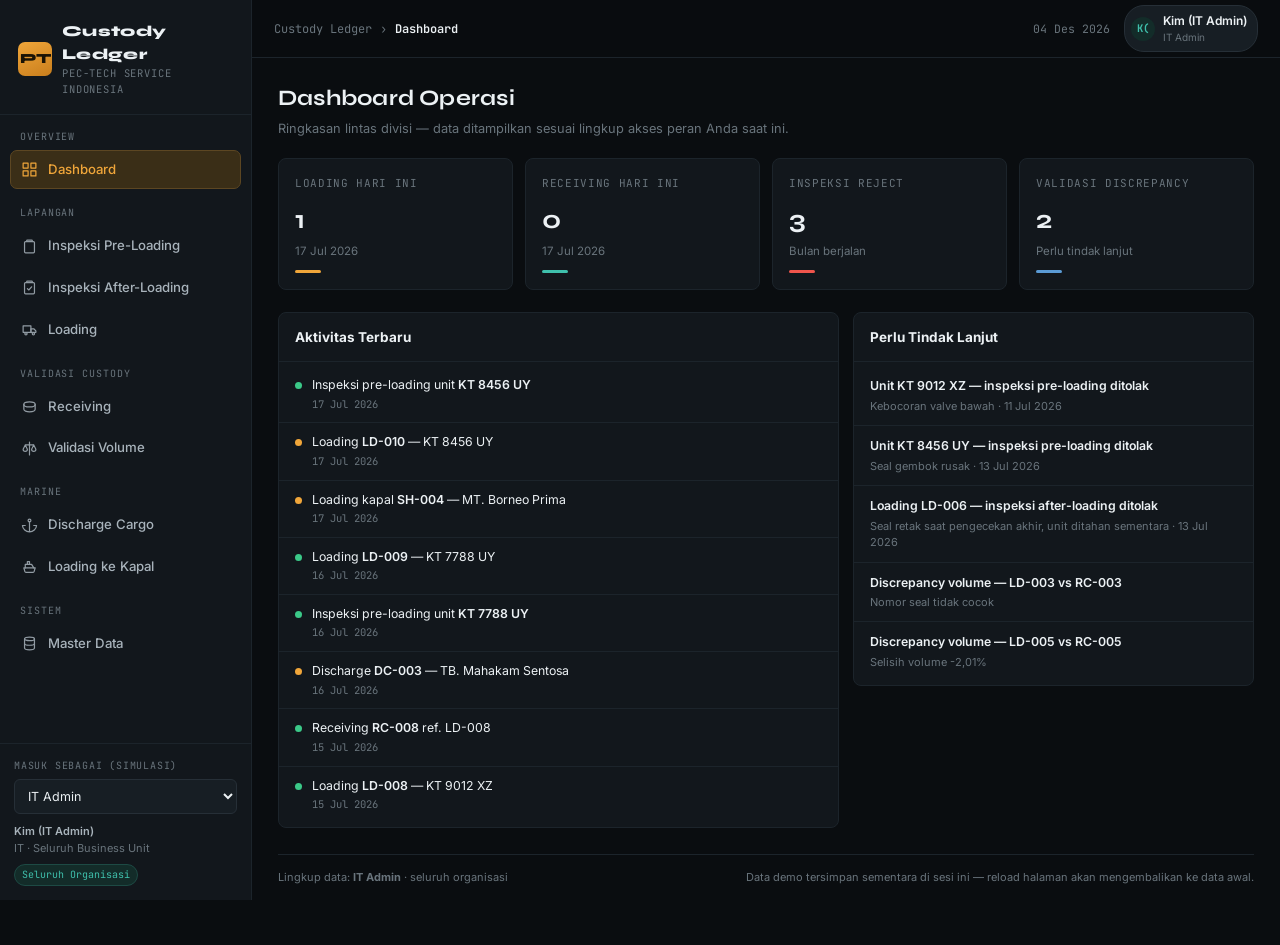
<file: ptsi-custody-ledger.html>
<!DOCTYPE html>
<html lang="id">
<head>
<meta charset="UTF-8">
<meta name="viewport" content="width=device-width, initial-scale=1.0">
<title>PTSI Custody Ledger — Sistem Validasi Operasi Lintas Divisi</title>
<link rel="preconnect" href="https://fonts.googleapis.com">
<link href="https://fonts.googleapis.com/css2?family=Syne:wght@600;700;800&family=Inter:wght@400;500;600;700&family=JetBrains+Mono:wght@400;500;600;700&display=swap" rel="stylesheet">
<style>
:root{
  --bg-0:#0A0D10; --bg-1:#12171C; --bg-2:#171E24; --bg-3:#1D262D;
  --border:#262F37; --border-soft:#1C242B;
  --text-0:#ECF1F4; --text-1:#A8B3BB; --text-2:#69747C;
  --amber:#F0A63A; --amber-soft:#3A2E17; --amber-line:#5C4622;
  --teal:#3FC0AC; --teal-soft:#132C29;
  --green:#3BC988; --green-soft:#12271D;
  --red:#F0554C; --red-soft:#2B1614;
  --blue:#5B9BD5; --blue-soft:#14232F;
  --mono:'JetBrains Mono',monospace; --sans:'Inter',sans-serif; --display:'Syne',sans-serif;
  --radius:8px;
}
*{box-sizing:border-box;}
html,body{margin:0;padding:0;}
body{
  background:var(--bg-0); color:var(--text-0); font-family:var(--sans);
  font-size:14px; line-height:1.5; -webkit-font-smoothing:antialiased;
}
::selection{background:var(--amber); color:#1a1305;}
a{color:inherit;}
button{font-family:inherit; cursor:pointer;}
input,select,textarea{font-family:inherit; font-size:13px;}
:focus-visible{outline:2px solid var(--amber); outline-offset:2px;}
::-webkit-scrollbar{width:10px; height:10px;}
::-webkit-scrollbar-track{background:var(--bg-1);}
::-webkit-scrollbar-thumb{background:var(--bg-3); border-radius:5px;}

/* ---------- Shell ---------- */
#shell{display:flex; min-height:100vh;}
#sidebar{
  width:252px; flex:none; background:var(--bg-1); border-right:1px solid var(--border-soft);
  display:flex; flex-direction:column; position:fixed; top:0; left:0; bottom:0; z-index:40;
  transition:transform .2s ease;
}
#content{margin-left:252px; flex:1; min-width:0; display:flex; flex-direction:column;}
.brand{padding:20px 18px 16px; border-bottom:1px solid var(--border-soft);}
.brand-mark{display:flex; align-items:center; gap:10px;}
.brand-badge{
  width:34px; height:34px; border-radius:7px; background:linear-gradient(155deg,var(--amber),#c97e1c);
  display:flex; align-items:center; justify-content:center; font-family:var(--display); font-weight:800;
  color:#1a1305; font-size:14px; flex:none;
}
.brand-text .brand-title{font-family:var(--display); font-weight:800; font-size:15px; letter-spacing:.02em;}
.brand-text .brand-sub{font-size:10.5px; color:var(--text-2); font-family:var(--mono); text-transform:uppercase; letter-spacing:.08em; margin-top:1px;}

.nav{flex:1; overflow-y:auto; padding:14px 10px;}
.nav-group{margin-bottom:16px;}
.nav-group-label{font-size:10px; text-transform:uppercase; letter-spacing:.09em; color:var(--text-2); font-family:var(--mono); padding:0 10px; margin-bottom:6px;}
.nav-item{
  display:flex; align-items:center; gap:10px; padding:9px 10px; border-radius:7px; color:var(--text-1);
  font-size:13.2px; font-weight:500; margin-bottom:2px; border:1px solid transparent; text-decoration:none;
}
.nav-item svg{flex:none; opacity:.85;}
.nav-item:hover{background:var(--bg-2); color:var(--text-0);}
.nav-item.active{background:var(--amber-soft); border-color:var(--amber-line); color:var(--amber);}
.nav-item.active svg{opacity:1;}
.nav-badge{margin-left:auto; font-family:var(--mono); font-size:10px; background:var(--bg-3); color:var(--text-1); padding:1px 6px; border-radius:20px;}

.sidebar-foot{border-top:1px solid var(--border-soft); padding:14px; background:var(--bg-1);}
.role-switch label{display:block; font-size:10px; text-transform:uppercase; letter-spacing:.08em; color:var(--text-2); font-family:var(--mono); margin-bottom:6px;}
.role-switch select{
  width:100%; background:var(--bg-2); border:1px solid var(--border); color:var(--text-0);
  padding:8px 9px; border-radius:6px; font-size:12.5px;
}
.role-meta{margin-top:9px; font-size:11px; color:var(--text-2); line-height:1.6;}
.role-meta b{color:var(--text-1); font-weight:600;}
.scope-pill{display:inline-block; margin-top:6px; font-family:var(--mono); font-size:10px; padding:2px 7px; border-radius:20px; background:var(--teal-soft); color:var(--teal); border:1px solid #1d4a44;}

/* ---------- Topbar ---------- */
#topbar{
  height:58px; flex:none; border-bottom:1px solid var(--border-soft); background:rgba(10,13,16,.85);
  backdrop-filter:blur(6px); display:flex; align-items:center; justify-content:space-between; padding:0 22px;
  position:sticky; top:0; z-index:30;
}
.crumb{display:flex; align-items:center; gap:8px; font-size:12px; color:var(--text-2); font-family:var(--mono);}
.crumb b{color:var(--text-0); font-weight:600;}
#menuToggle{display:none; background:none; border:1px solid var(--border); color:var(--text-1); border-radius:6px; padding:7px 9px; margin-right:8px;}
.topbar-right{display:flex; align-items:center; gap:14px;}
.clock{font-family:var(--mono); font-size:11.5px; color:var(--text-2);}
.user-chip{display:flex; align-items:center; gap:8px; background:var(--bg-2); border:1px solid var(--border); padding:6px 10px 6px 6px; border-radius:20px;}
.user-avatar{width:24px; height:24px; border-radius:50%; background:var(--teal-soft); color:var(--teal); display:flex; align-items:center; justify-content:center; font-size:10.5px; font-weight:700; font-family:var(--mono);}
.user-chip-name{font-size:12px; font-weight:600;}
.user-chip-role{font-size:10px; color:var(--text-2);}

/* ---------- Main ---------- */
#main{padding:24px 26px 60px; max-width:1400px; width:100%; margin:0 auto;}
.page-head{display:flex; align-items:flex-start; justify-content:space-between; gap:16px; margin-bottom:20px; flex-wrap:wrap;}
.page-title{font-family:var(--display); font-weight:700; font-size:22px; letter-spacing:.01em;}
.page-desc{color:var(--text-2); font-size:12.8px; margin-top:4px; max-width:560px;}
.page-actions{display:flex; gap:8px; flex-wrap:wrap;}

.btn{
  display:inline-flex; align-items:center; gap:7px; padding:9px 14px; border-radius:7px; font-size:12.8px;
  font-weight:600; border:1px solid var(--border); background:var(--bg-2); color:var(--text-0);
}
.btn:hover{background:var(--bg-3);}
.btn-primary{background:var(--amber); color:#1a1305; border-color:var(--amber);}
.btn-primary:hover{background:#f5b658;}
.btn-ghost{background:transparent;}
.btn-sm{padding:6px 10px; font-size:11.8px;}
.btn:disabled{opacity:.4; cursor:not-allowed;}

/* KPI cards */
.kpi-grid{display:grid; grid-template-columns:repeat(4,1fr); gap:12px; margin-bottom:22px;}
.kpi-card{background:var(--bg-1); border:1px solid var(--border-soft); border-radius:var(--radius); padding:16px;}
.kpi-label{font-size:11px; color:var(--text-2); text-transform:uppercase; letter-spacing:.06em; font-family:var(--mono);}
.kpi-value{font-family:var(--display); font-size:26px; font-weight:700; margin-top:8px;}
.kpi-sub{font-size:11.5px; color:var(--text-2); margin-top:4px;}
.kpi-accent{width:26px; height:3px; border-radius:2px; margin-top:10px;}

.dash-grid{display:grid; grid-template-columns:1.4fr 1fr; gap:14px; align-items:start;}
@media(max-width:980px){.dash-grid{grid-template-columns:1fr;} .kpi-grid{grid-template-columns:repeat(2,1fr);}}

.panel{background:var(--bg-1); border:1px solid var(--border-soft); border-radius:var(--radius); overflow:hidden;}
.panel-head{padding:14px 16px; border-bottom:1px solid var(--border-soft); display:flex; align-items:center; justify-content:space-between;}
.panel-title{font-weight:700; font-size:13.5px;}
.panel-body{padding:4px 0;}
.activity-row{display:flex; gap:10px; padding:10px 16px; border-bottom:1px solid var(--border-soft); align-items:flex-start;}
.activity-row:last-child{border-bottom:none;}
.activity-dot{width:7px; height:7px; border-radius:50%; margin-top:6px; flex:none;}
.activity-text{font-size:12.3px;}
.activity-text b{font-weight:600;}
.activity-time{font-size:10.5px; color:var(--text-2); font-family:var(--mono); margin-top:2px;}
.followup-row{padding:11px 16px; border-bottom:1px solid var(--border-soft); font-size:12.3px;}
.followup-row:last-child{border-bottom:none;}
.followup-row .ff-title{font-weight:600; margin-bottom:2px;}
.followup-row .ff-meta{color:var(--text-2); font-size:11px;}
.empty-note{padding:22px 16px; text-align:center; color:var(--text-2); font-size:12.3px;}

/* Filter bar */
.filter-bar{display:flex; gap:8px; flex-wrap:wrap; align-items:flex-end; background:var(--bg-1); border:1px solid var(--border-soft); border-radius:var(--radius); padding:12px 14px; margin-bottom:14px;}
.filter-field{display:flex; flex-direction:column; gap:5px;}
.filter-field label{font-size:10px; text-transform:uppercase; letter-spacing:.06em; color:var(--text-2); font-family:var(--mono);}
.filter-field input,.filter-field select{background:var(--bg-2); border:1px solid var(--border); color:var(--text-0); padding:7px 9px; border-radius:6px; min-width:130px;}
.filter-field.grow{flex:1; min-width:180px;}
.filter-field.grow input{width:100%;}

/* Table */
.tbl-wrap{overflow-x:auto; background:var(--bg-1); border:1px solid var(--border-soft); border-radius:var(--radius);}
table{border-collapse:collapse; width:100%; min-width:760px;}
thead th{
  text-align:left; font-size:10.3px; text-transform:uppercase; letter-spacing:.05em; color:var(--text-2);
  font-family:var(--mono); padding:10px 12px; border-bottom:1px solid var(--border); white-space:nowrap; background:var(--bg-2);
  position:sticky; top:0;
}
tbody td{padding:11px 12px; border-bottom:1px solid var(--border-soft); font-size:12.6px; vertical-align:middle; white-space:nowrap;}
tbody tr:last-child td{border-bottom:none;}
tbody tr:hover{background:var(--bg-2);}
td.wrap,th.wrap{white-space:normal;}
.mono{font-family:var(--mono); font-size:11.8px;}
.cell-sub{font-size:10.6px; color:var(--text-2); margin-top:2px;}

.badge{display:inline-flex; align-items:center; gap:5px; padding:3px 9px; border-radius:20px; font-size:11px; font-weight:600; font-family:var(--mono); white-space:nowrap;}
.badge-good{background:var(--green-soft); color:var(--green);}
.badge-reject{background:var(--red-soft); color:var(--red);}
.badge-pending{background:var(--blue-soft); color:var(--blue);}
.badge-draft{background:var(--bg-3); color:var(--text-1);}
.badge-progress{background:var(--amber-soft); color:var(--amber);}

.seal-chip{display:inline-flex; align-items:center; gap:5px; font-size:11px; font-family:var(--mono); font-weight:600;}
.seal-chip svg{flex:none;}
.seal-ok{color:var(--green);}
.seal-bad{color:var(--red);}

.sound-strip{display:flex; flex-direction:column; gap:3px; min-width:118px;}
.sound-track{position:relative; height:6px; background:var(--bg-3); border-radius:3px; overflow:hidden;}
.sound-fill{position:absolute; top:0; bottom:0; left:0; background:linear-gradient(90deg,var(--teal-soft),var(--teal)); border-radius:3px;}
.sound-labels{display:flex; justify-content:space-between; font-family:var(--mono); font-size:10px; color:var(--text-2);}

.empty-row td{text-align:center; color:var(--text-2); padding:34px 12px;}

/* Modal */
.overlay{position:fixed; inset:0; background:rgba(6,8,10,.62); backdrop-filter:blur(2px); display:flex; align-items:flex-start; justify-content:center; padding:40px 16px; z-index:100; overflow-y:auto;}
.modal{background:var(--bg-1); border:1px solid var(--border); border-radius:12px; width:100%; max-width:560px; overflow:hidden;}
.modal-head{padding:16px 20px; border-bottom:1px solid var(--border-soft); display:flex; align-items:center; justify-content:space-between;}
.modal-title{font-family:var(--display); font-weight:700; font-size:16px;}
.modal-close{background:none; border:none; color:var(--text-2); padding:4px;}
.modal-body{padding:18px 20px; max-height:70vh; overflow-y:auto;}
.form-grid{display:grid; grid-template-columns:1fr 1fr; gap:12px;}
.form-field{display:flex; flex-direction:column; gap:6px; margin-bottom:12px;}
.form-field.full{grid-column:1/-1;}
.form-field label{font-size:11.3px; font-weight:600; color:var(--text-1);}
.form-field input,.form-field select,.form-field textarea{background:var(--bg-2); border:1px solid var(--border); color:var(--text-0); padding:9px 10px; border-radius:6px; width:100%;}
.form-field .hint{font-size:10.5px; color:var(--text-2);}
.form-field .calc{font-family:var(--mono); font-size:12px; color:var(--teal); margin-top:2px;}
.modal-foot{padding:14px 20px; border-top:1px solid var(--border-soft); display:flex; justify-content:flex-end; gap:8px;}

.toast-wrap{position:fixed; bottom:20px; right:20px; z-index:200; display:flex; flex-direction:column; gap:8px;}
.toast{background:var(--bg-2); border:1px solid var(--border); border-left:3px solid var(--teal); padding:11px 16px; border-radius:7px; font-size:12.5px; box-shadow:0 8px 24px rgba(0,0,0,.4); min-width:220px;}

.info-strip{display:flex; gap:10px; align-items:flex-start; background:var(--teal-soft); border:1px solid #1d4a44; border-radius:8px; padding:12px 14px; margin-bottom:16px; font-size:12px; color:var(--text-1);}
.info-strip svg{flex:none; color:var(--teal); margin-top:1px;}

.master-tabs{display:flex; gap:6px; margin-bottom:14px; flex-wrap:wrap;}
.master-tab{padding:8px 13px; border-radius:7px; font-size:12px; font-weight:600; background:var(--bg-2); border:1px solid var(--border); color:var(--text-1);}
.master-tab.active{background:var(--amber-soft); border-color:var(--amber-line); color:var(--amber);}

.note-foot{margin-top:26px; padding-top:14px; border-top:1px solid var(--border-soft); font-size:11px; color:var(--text-2); display:flex; justify-content:space-between; flex-wrap:wrap; gap:8px;}

@media(max-width:900px){
  #sidebar{transform:translateX(-100%);}
  #sidebar.open{transform:translateX(0);}
  #content{margin-left:0;}
  #menuToggle{display:inline-flex;}
  .kpi-grid{grid-template-columns:1fr 1fr;}
  .form-grid{grid-template-columns:1fr;}
}
</style>
</head>
<body>
<div id="shell">
  <aside id="sidebar"></aside>
  <div id="content">
    <header id="topbar"></header>
    <main id="main"></main>
  </div>
</div>
<div id="modalRoot"></div>
<div class="toast-wrap" id="toastWrap"></div>

<script>
/* ======================================================================
   PTSI CUSTODY LEDGER — prototype front-end (data in-memory, per sesi)
   ====================================================================== */

/* ---------------- Icons ---------------- */
const ICN = {
  grid:'<path d="M3 3h7v7H3zM14 3h7v7h-7zM3 14h7v7H3zM14 14h7v7h-7z"/>',
  clipboard:'<path d="M9 3h6a1 1 0 0 1 1 1v1h1.5A1.5 1.5 0 0 1 19 6.5v13A1.5 1.5 0 0 1 17.5 21h-11A1.5 1.5 0 0 1 5 19.5v-13A1.5 1.5 0 0 1 6.5 5H8V4a1 1 0 0 1 1-1z"/><path d="M8.5 5h7"/>',
  clipCheck:'<path d="M9 3h6a1 1 0 0 1 1 1v1h1.5A1.5 1.5 0 0 1 19 6.5v13A1.5 1.5 0 0 1 17.5 21h-11A1.5 1.5 0 0 1 5 19.5v-13A1.5 1.5 0 0 1 6.5 5H8V4a1 1 0 0 1 1-1z"/><path d="M8.5 5h7"/><path d="M9 13.5l2 2 4-4.5"/>',
  truck:'<path d="M3 7h11v9H3z"/><path d="M14 11h4l3 3v2h-7z"/><circle cx="7" cy="18" r="1.6"/><circle cx="17.5" cy="18" r="1.6"/>',
  tank:'<path d="M4 9c0-2 3.5-3.5 8-3.5S20 7 20 9v7c0 2-3.5 3.5-8 3.5S4 18 4 16z"/><path d="M4 9c0 2 3.5 3.5 8 3.5S20 11 20 9"/>',
  scale:'<path d="M12 3v18M6 7h12M6 7l-3 6a3 3 0 0 0 6 0zM18 7l-3 6a3 3 0 0 0 6 0z"/>',
  ship:'<path d="M4 14l1.5 5.2c.2.6.8 1 1.4 1h10.2c.6 0 1.2-.4 1.4-1L20 14z"/><path d="M6 14V9h9l3 5"/><path d="M9 9V5h3v4"/>',
  anchor:'<circle cx="12" cy="5" r="2"/><path d="M12 7v13M6 12H2a10 10 0 0 0 10 9 10 10 0 0 0 10-9h-4"/>',
  db:'<ellipse cx="12" cy="5.5" rx="7" ry="2.5"/><path d="M5 5.5v13c0 1.4 3.1 2.5 7 2.5s7-1.1 7-2.5v-13"/><path d="M5 12c0 1.4 3.1 2.5 7 2.5s7-1.1 7-2.5"/>',
  plus:'<path d="M12 5v14M5 12h14"/>',
  x:'<path d="M18 6L6 18M6 6l12 12"/>',
  check:'<path d="M4 12l5 5L20 6"/>',
  alert:'<path d="M12 3l10 18H2z"/><path d="M12 9v5M12 17h.01"/>',
  download:'<path d="M12 3v13m0 0l-4-4m4 4l4-4"/><path d="M4 20h16"/>',
  filter:'<path d="M4 5h16l-6 8v6l-4-2v-4z"/>',
  lock:'<rect x="5" y="10.5" width="14" height="9" rx="1.5"/><path d="M8 10.5V7a4 4 0 0 1 8 0v3.5"/>',
  unlock:'<rect x="5" y="10.5" width="14" height="9" rx="1.5"/><path d="M8 10.5V7a4 4 0 0 1 7.4-2.1"/>',
  menu:'<path d="M4 6h16M4 12h16M4 18h16"/>',
  chev:'<path d="M9 6l6 6-6 6"/>'
};
function icon(name,size=17){ return `<svg width="${size}" height="${size}" viewBox="0 0 24 24" fill="none" stroke="currentColor" stroke-width="1.7" stroke-linecap="round" stroke-linejoin="round">${ICN[name]||''}</svg>`; }

/* ---------------- Reference / master data ---------------- */
const BUS = [
  {id:'bu1', name:'Fuel Terminal Balikpapan'},
  {id:'bu2', name:'Marine Operations'},
  {id:'bu3', name:'Distribution & Depot Samarinda'},
];
const DEPTS = [
  {id:'d1', name:'Terminal Ops Balikpapan', bu:'bu1'},
  {id:'d2', name:'Quality Assurance', bu:'bu1'},
  {id:'d3', name:'HSE', bu:'bu1'},
  {id:'d4', name:'Management', bu:'bu1'},
  {id:'d5', name:'Marine Survey', bu:'bu2'},
  {id:'d6', name:'Depot Samarinda', bu:'bu3'},
  {id:'d7', name:'Direksi', bu:null},
  {id:'d8', name:'IT', bu:null},
];
const PRODUCTS = [
  {id:'p1', name:'HSD / Solar'},
  {id:'p2', name:'B35'},
  {id:'p3', name:'Pertalite'},
  {id:'p4', name:'Pertamax'},
];
const TANKS = [
  {id:'t1', name:'T-101', location:'Terminal Balikpapan', product:'p1', cap:5000},
  {id:'t2', name:'T-102', location:'Terminal Balikpapan', product:'p2', cap:5000},
  {id:'t3', name:'D-201', location:'Depot Samarinda', product:'p1', cap:2000},
  {id:'t4', name:'D-202', location:'Depot Samarinda', product:'p2', cap:2000},
];
const UNITS = [
  {id:'u1', plate:'KT 8123 UY', type:'Tangki Truk', cap:16000, owner:'Trans Kalimantan Logistik'},
  {id:'u2', plate:'KT 8456 UY', type:'Tangki Truk', cap:16000, owner:'Trans Kalimantan Logistik'},
  {id:'u3', plate:'KT 9012 XZ', type:'Tangki Truk', cap:24000, owner:'Borneo Fuel Carrier'},
  {id:'u4', plate:'KT 7788 UY', type:'Tangki Truk', cap:16000, owner:'Trans Kalimantan Logistik'},
];
const VESSELS = [
  {id:'v1', name:'MT. Borneo Prima', imo:'9456123', cap:3500},
  {id:'v2', name:'MT. Kalimantan Jaya', imo:'9782341', cap:5000},
  {id:'v3', name:'TB. Mahakam Sentosa', imo:'9123456', cap:1800},
];

/* ---------------- Users & roles ---------------- */
const USERS = [
  {email:'inspector1@ptsi.co.id', name:'Andi Wibowo', role:'inspector', dept:'d1', bu:'bu1'},
  {email:'operator1@ptsi.co.id', name:'Rudi Hartono', role:'operator', dept:'d1', bu:'bu1'},
  {email:'surveyor1@ptsi.co.id', name:'Fajar Nugroho', role:'surveyor', dept:'d5', bu:'bu2'},
  {email:'receiving1@ptsi.co.id', name:'Siti Aminah', role:'receiving', dept:'d6', bu:'bu3'},
  {email:'validator1@ptsi.co.id', name:'Dewi Lestari', role:'validator', dept:'d2', bu:'bu1'},
  {email:'supervisor1@ptsi.co.id', name:'Bambang Setiawan', role:'supervisor', dept:'d1', bu:'bu1'},
  {email:'hse1@ptsi.co.id', name:'Yuni Kartika', role:'hse', dept:'d3', bu:'bu1'},
  {email:'manager1@ptsi.co.id', name:'Hendra Gunawan', role:'manager', dept:'d4', bu:'bu1'},
  {email:'direksi1@ptsi.co.id', name:'Dr. Herman Susanto', role:'direksi', dept:'d7', bu:null},
  {email:'admin1@ptsi.co.id', name:'Kim (IT Admin)', role:'admin', dept:'d8', bu:null},
];

const ROLE_CONFIG = {
  inspector:  {label:'Inspector Lapangan', modules:['dashboard','inspection_pre','inspection_after'], scope:'own', canCreate:true, canApprove:false},
  operator:   {label:'Operator Loading', modules:['dashboard','loading'], scope:'own', canCreate:true, canApprove:false},
  surveyor:   {label:'Surveyor Marine', modules:['dashboard','discharge','ship_loading'], scope:'department', canCreate:true, canApprove:false},
  receiving:  {label:'Receiving Officer', modules:['dashboard','receiving'], scope:'cross_validation', canCreate:true, canApprove:false},
  validator:  {label:'Validator / QC', modules:['dashboard','validation'], scope:'all', canCreate:false, canApprove:true},
  supervisor: {label:'Supervisor Terminal', modules:['dashboard','inspection_pre','inspection_after','loading','receiving','validation'], scope:'department', canCreate:true, canApprove:true},
  hse:        {label:'HSE Officer', modules:['dashboard','inspection_pre','inspection_after','discharge'], scope:'business_unit', canCreate:false, canApprove:false},
  manager:    {label:'Manager / Kepala Divisi', modules:['dashboard','inspection_pre','inspection_after','loading','receiving','validation','discharge','ship_loading'], scope:'business_unit', canCreate:false, canApprove:false},
  direksi:    {label:'Direksi', modules:['dashboard','inspection_pre','inspection_after','loading','receiving','validation','discharge','ship_loading'], scope:'all', canCreate:false, canApprove:false},
  admin:      {label:'IT Admin', modules:['dashboard','inspection_pre','inspection_after','loading','receiving','validation','discharge','ship_loading','master'], scope:'all', canCreate:true, canApprove:true},
};

const NAV_GROUPS = [
  {label:'Overview', items:[{key:'dashboard', label:'Dashboard', icon:'grid'}]},
  {label:'Lapangan', items:[
    {key:'inspection_pre', label:'Inspeksi Pre-Loading', icon:'clipboard'},
    {key:'inspection_after', label:'Inspeksi After-Loading', icon:'clipCheck'},
    {key:'loading', label:'Loading', icon:'truck'},
  ]},
  {label:'Validasi Custody', items:[
    {key:'receiving', label:'Receiving', icon:'tank'},
    {key:'validation', label:'Validasi Volume', icon:'scale'},
  ]},
  {label:'Marine', items:[
    {key:'discharge', label:'Discharge Cargo', icon:'anchor'},
    {key:'ship_loading', label:'Loading ke Kapal', icon:'ship'},
  ]},
  {label:'Sistem', items:[{key:'master', label:'Master Data', icon:'db'}]},
];

/* ---------------- Seed transactional data ---------------- */
const DB = {
  inspectionPre:[
    r_ip('IP-001','2026-07-10T08:05','u1','Good','','SL-P10001'),
    r_ip('IP-002','2026-07-10T09:20','u2','Good','','SL-P10002'),
    r_ip('IP-003','2026-07-11T08:12','u3','Reject','Kebocoran valve bawah','SL-P10003'),
    r_ip('IP-004','2026-07-11T10:40','u1','Good','','SL-P10004'),
    r_ip('IP-005','2026-07-12T08:00','u4','Good','','SL-P10005'),
    r_ip('IP-006','2026-07-13T08:30','u2','Reject','Seal gembok rusak','SL-P10006'),
    r_ip('IP-007','2026-07-14T09:00','u1','Good','','SL-P10007'),
    r_ip('IP-008','2026-07-15T08:20','u3','Good','','SL-P10008'),
    r_ip('IP-009','2026-07-16T08:10','u4','Good','','SL-P10009'),
    r_ip('IP-010','2026-07-17T07:55','u2','Good','','SL-P10010'),
  ],
  loading:[
    r_ld('LD-001','u1','t1','2026-07-10T08:20','2026-07-10T08:55','Depot Samarinda',1500,1537,15.54,15.60,402150,417750,'SL-40001','Completed'),
    r_ld('LD-002','u2','t1','2026-07-10T09:40','2026-07-10T10:10','Depot Samarinda',1537,1580,18.06,18.00,417750,435750,'SL-40002','Completed'),
    r_ld('LD-003','u3','t2','2026-07-11T08:25','2026-07-11T09:02','Depot Samarinda',1200,1254,22.68,22.60,561200,583800,'SL-40003','Completed'),
    r_ld('LD-004','u1','t1','2026-07-11T10:15','2026-07-11T10:48','Depot Samarinda',1580,1617,15.54,15.50,435750,451250,'SL-40004','Completed'),
    r_ld('LD-005','u4','t2','2026-07-12T08:05','2026-07-12T08:34','Depot Samarinda',1254,1288,14.28,14.90,583800,598700,'SL-40005','Completed'),
    r_ld('LD-006','u2','t1','2026-07-13T08:50','2026-07-13T09:24','Depot Samarinda',1617,1663,19.32,19.25,451250,470500,'SL-40006','Completed'),
    r_ld('LD-007','u1','t2','2026-07-14T09:10','2026-07-14T09:41','Depot Samarinda',1288,1326,15.96,16.00,598700,614700,'SL-40007','Completed'),
    r_ld('LD-008','u3','t1','2026-07-15T08:35','2026-07-15T09:12','Depot Samarinda',1663,1717,22.68,22.55,470500,493050,'SL-40008','Completed'),
    r_ld('LD-009','u4','t2','2026-07-16T08:15','2026-07-16T08:44','Depot Samarinda',1326,1360,14.28,14.30,614700,629000,'SL-40009','Completed'),
    r_ld('LD-010','u2','t1','2026-07-17T07:50','2026-07-17T08:18','Depot Samarinda',1717,1750,13.86,13.90,493050,506950,'SL-40010','Draft'),
  ],
  inspectionAfter:[
    r_ia('IA-001','LD-001','2026-07-10T09:05','Good','SL-40001','Seal terpasang rapi'),
    r_ia('IA-002','LD-002','2026-07-10T10:20','Good','SL-40002',''),
    r_ia('IA-003','LD-003','2026-07-11T09:15','Good','SL-40003',''),
    r_ia('IA-004','LD-004','2026-07-11T11:00','Good','SL-40004',''),
    r_ia('IA-005','LD-005','2026-07-12T08:45','Good','SL-40005',''),
    r_ia('IA-006','LD-006','2026-07-13T09:35','Reject','SL-40006','Seal retak saat pengecekan akhir, unit ditahan sementara'),
    r_ia('IA-007','LD-007','2026-07-14T09:50','Good','SL-40007',''),
    r_ia('IA-008','LD-008','2026-07-15T09:25','Good','SL-40008',''),
    r_ia('IA-009','LD-009','2026-07-16T08:55','Good','SL-40009',''),
  ],
  receiving:[
    r_rc('RC-001','LD-001','t3','2026-07-10T14:10',800,844,15.40,15.58,'SL-40001'),
    r_rc('RC-002','LD-002','t3','2026-07-10T15:30',844,895,17.85,17.97,'SL-40002'),
    r_rc('RC-003','LD-003','t4','2026-07-11T13:50',600,665,22.75,22.58,'SL-40099'),
    r_rc('RC-004','LD-004','t3','2026-07-11T16:20',895,939,15.40,15.48,'SL-40004'),
    r_rc('RC-005','LD-005','t4','2026-07-12T13:15',665,707,14.70,14.60,'SL-40005'),
    r_rc('RC-006','LD-006','t3','2026-07-13T13:40',939,992,18.55,19.20,'SL-40006'),
    r_rc('RC-007','LD-007','t4','2026-07-14T14:40',707,750,15.05,15.95,'SL-40007'),
    r_rc('RC-008','LD-008','t3','2026-07-15T14:05',992,1057,22.75,22.50,'SL-40008'),
  ],
  discharge:[
    r_dc('DC-001','v1','t1','2026-07-11T06:00','2026-07-11T14:30',8500,3100,1200,2830,1850.40,1846.90,'SD-20001','Completed'),
    r_dc('DC-002','v2','t2','2026-07-13T07:15','2026-07-13T16:40',9200,2400,1254,4020,2705.10,2698.60,'SD-20002','Completed'),
    r_dc('DC-003','v3','t1','2026-07-16T06:30','2026-07-16T13:10',6100,4300,2830,3550,720.00,718.40,'SD-20003','In Progress'),
    r_dc('DC-004','v1','t2','2026-07-09T06:45','2026-07-09T15:20',7600,2950,900,3120,1420.30,1417.80,'SD-20004','Completed'),
    r_dc('DC-005','v2','t1','2026-07-14T07:00','2026-07-14T16:10',8100,2600,1717,4520,1980.60,1975.20,'SD-20005','Completed'),
  ],
  shipLoading:[
    r_sh('SH-001','t1','v1','2026-07-10T07:00','2026-07-10T15:40',3200,2100,900,2700,1650.20,1647.50,'SG-30001','Completed'),
    r_sh('SH-002','t2','v2','2026-07-12T06:40','2026-07-12T16:20',4400,2600,1288,3610,2100.80,2096.40,'SG-30002','Completed'),
    r_sh('SH-003','t1','v3','2026-07-15T07:10','2026-07-15T13:50',2600,1900,1717,2570,980.50,978.90,'SG-30003','Completed'),
    r_sh('SH-004','t2','v1','2026-07-17T06:50',null,3900,null,1360,2280,1320.00,null,'SG-30004','In Progress'),
    r_sh('SH-005','t1','v2','2026-07-08T06:30','2026-07-08T14:50',3400,2050,700,2600,1750.30,1744.10,'SG-30005','Completed'),
  ],
  validationApprovals:{}, // { loadingId: {by, at, remarks} }
};
function r_ip(id,dt,unit,result,reason,seal){return {id,dt,unit,result,reason,seal,inspector:'inspector1@ptsi.co.id',dept:'d1',bu:'bu1'};}
function r_ld(id,unit,tank,dtStart,dtEnd,dest,sBefore,sAfter,volSound,volFlow,fmStart,fmEnd,seal,status){
  return {id,unit,tank,dtStart,dtEnd,dest,sBefore,sAfter,volSound,volFlow,fmStart,fmEnd,seal,status,operator:'operator1@ptsi.co.id',dept:'d1',bu:'bu1'};
}
function r_ia(id,loadingId,dt,result,seal,remarks){return {id,loadingId,dt,result,seal,remarks,inspector:'inspector1@ptsi.co.id',dept:'d1',bu:'bu1'};}
function r_rc(id,loadingId,tank,dt,sBefore,sAfter,volSound,volFlow,seal){
  return {id,loadingId,tank,dt,sBefore,sAfter,volSound,volFlow,seal,receiver:'receiving1@ptsi.co.id',dept:'d6',bu:'bu3'};
}
function r_dc(id,vessel,tank,dtStart,dtEnd,vBefore,vAfter,tBefore,tAfter,volVessel,volTank,seal,status){
  return {id,vessel,tank,dtStart,dtEnd,vBefore,vAfter,tBefore,tAfter,volVessel,volTank,seal,status,surveyor:'surveyor1@ptsi.co.id',dept:'d5',bu:'bu2'};
}
function r_sh(id,tank,vessel,dtStart,dtEnd,tBefore,tAfter,vBefore,vAfter,volTank,volVessel,seal,status){
  return {id,tank,vessel,dtStart,dtEnd,tBefore,tAfter,vBefore,vAfter,volTank,volVessel,seal,status,surveyor:'surveyor1@ptsi.co.id',dept:'d5',bu:'bu2'};
}
function DB_LD(id){ return DB.loading.find(l=>l.id===id); }

/* ---------------- State ---------------- */
const state = { role:'admin', module:'dashboard', filters:{}, idSeq:{ip:11,ia:10,ld:11,rc:9,dc:6,sh:6} };

/* ---------------- Helpers ---------------- */
function esc(s){ return (s==null?'':String(s)).replace(/[&<>"']/g,c=>({'&':'&amp;','<':'&lt;','>':'&gt;','"':'&quot;',"'":'&#39;'}[c])); }
function fmtDate(iso,opts){
  if(!iso) return '—';
  const d = new Date(iso);
  const base = {day:'2-digit',month:'short',year:'numeric'};
  const withTime = opts&&opts.time!==false;
  return d.toLocaleString('id-ID', withTime? {...base,hour:'2-digit',minute:'2-digit'} : base);
}
function fmtNum(n,dec=2){ if(n==null||isNaN(n)) return '—'; return Number(n).toLocaleString('id-ID',{minimumFractionDigits:dec,maximumFractionDigits:dec}); }
function findUser(email){ return USERS.find(u=>u.email===email); }
function unitById(id){ return UNITS.find(u=>u.id===id); }
function vesselById(id){ return VESSELS.find(v=>v.id===id); }
function tankById(id){ return TANKS.find(t=>t.id===id); }
function productById(id){ return PRODUCTS.find(p=>p.id===id); }
function deptById(id){ return DEPTS.find(d=>d.id===id); }
function buById(id){ return BUS.find(b=>b.id===id); }

function currentRole(){ return ROLE_CONFIG[state.role]; }
function currentUser(){ return USERS.find(u=>u.role===state.role); }
function hasAccess(moduleKey){ return currentRole().modules.includes(moduleKey); }

function filterByScope(list){
  const role = currentRole(), user = currentUser();
  if(role.scope==='all') return list;
  if(role.scope==='business_unit') return list.filter(r=>r.bu===user.bu);
  if(role.scope==='department') return list.filter(r=>r.dept===user.dept);
  if(role.scope==='own') return list.filter(r=>(r.inspector||r.operator||r.surveyor||r.receiver)===user.email);
  if(role.scope==='cross_validation') return list.filter(r=>r.dept===user.dept || (r.inspector||r.operator||r.surveyor||r.receiver)===user.email);
  return list;
}

function toast(msg){
  const wrap = document.getElementById('toastWrap');
  const el = document.createElement('div');
  el.className='toast'; el.textContent=msg;
  wrap.appendChild(el);
  setTimeout(()=>el.remove(), 3600);
}

function downloadCSV(filename, rows, columns){
  const header = columns.map(c=>c.label).join(',');
  const body = rows.map(r=>columns.map(c=>{
    let v = c.get(r);
    v = (v==null?'':String(v)).replace(/"/g,'""');
    return /[",\n]/.test(v) ? `"${v}"` : v;
  }).join(',')).join('\n');
  const blob = new Blob([header+'\n'+body], {type:'text/csv;charset=utf-8;'});
  const url = URL.createObjectURL(blob);
  const a = document.createElement('a');
  a.href=url; a.download=filename; a.click();
  URL.revokeObjectURL(url);
  toast('File CSV diunduh: '+filename);
}

function badge(text,type){ return `<span class="badge badge-${type}">${esc(text)}</span>`; }
function resultBadge(result){
  if(result==='Good') return badge('Good','good');
  if(result==='Reject') return badge('Reject','reject');
  return badge(result,'draft');
}
function statusBadge(status){
  const map = {Completed:'good', Draft:'draft', 'In Progress':'progress', Matched:'good', Discrepancy:'reject', Pending:'pending'};
  return badge(status, map[status]||'draft');
}
function sealChip(match){
  return match
    ? `<span class="seal-chip seal-ok">${icon('lock',14)} Cocok</span>`
    : `<span class="seal-chip seal-bad">${icon('unlock',14)} Tidak Cocok</span>`;
}
function soundStrip(before,after,max=2400){
  if(before==null||after==null) return '<span class="cell-sub">—</span>';
  const pB = Math.min(100, (before/max)*100), pA = Math.min(100, (after/max)*100);
  return `<div class="sound-strip">
    <div class="sound-track"><div class="sound-fill" style="left:${Math.min(pB,pA)}%; width:${Math.abs(pA-pB)}%"></div></div>
    <div class="sound-labels"><span>${before}mm</span><span>→ ${after}mm</span></div>
  </div>`;
}

/* ---------------- Validation engine ---------------- */
function computeValidation(){
  const completedLoads = DB.loading.filter(l=>l.status==='Completed');
  return completedLoads.map(l=>{
    const rc = DB.receiving.find(r=>r.loadingId===l.id);
    const approval = DB.validationApprovals[l.id];
    if(!rc){
      return {loadingId:l.id, receivingId:null, load:l, rc:null, volLoad:l.volFlow, volRecv:null, varianceKl:null, variancePct:null, sealMatch:null, status:'Pending', approval};
    }
    const sealMatch = rc.seal === l.seal;
    const varianceKl = +(rc.volFlow - l.volFlow).toFixed(2);
    const variancePct = +((varianceKl/l.volFlow)*100).toFixed(2);
    let status = 'Matched';
    if(!sealMatch) status='Discrepancy';
    else if(Math.abs(variancePct) > 0.5) status='Discrepancy';
    return {loadingId:l.id, receivingId:rc.id, load:l, rc, volLoad:l.volFlow, volRecv:rc.volFlow, varianceKl, variancePct, sealMatch, status, approval};
  });
}

/* ---------------- Sidebar & Topbar ---------------- */
function renderSidebar(){
  const role = currentRole();
  const groups = NAV_GROUPS.map(g=>{
    const items = g.items.filter(it=>role.modules.includes(it.key));
    if(!items.length) return '';
    return `<div class="nav-group">
      <div class="nav-group-label">${esc(g.label)}</div>
      ${items.map(it=>`<a href="#" class="nav-item ${state.module===it.key?'active':''}" data-nav="${it.key}">${icon(it.icon)}<span>${esc(it.label)}</span></a>`).join('')}
    </div>`;
  }).join('');

  const roleOptions = Object.keys(ROLE_CONFIG).map(k=>`<option value="${k}" ${state.role===k?'selected':''}>${esc(ROLE_CONFIG[k].label)}</option>`).join('');
  const user = currentUser();
  const dept = deptById(user.dept);
  const bu = user.bu ? buById(user.bu).name : 'Seluruh Business Unit';
  const scopeLabelMap = {own:'Data Milik Sendiri', department:'Lingkup Departemen', business_unit:'Lingkup Business Unit', cross_validation:'Cross-Divisi (Validasi)', all:'Seluruh Organisasi'};

  document.getElementById('sidebar').innerHTML = `
    <div class="brand">
      <div class="brand-mark">
        <div class="brand-badge">PT</div>
        <div class="brand-text">
          <div class="brand-title">Custody Ledger</div>
          <div class="brand-sub">PEC-Tech Service Indonesia</div>
        </div>
      </div>
    </div>
    <nav class="nav">${groups}</nav>
    <div class="sidebar-foot">
      <div class="role-switch">
        <label>Masuk sebagai (simulasi)</label>
        <select id="roleSelect">${roleOptions}</select>
        <div class="role-meta">
          <div><b>${esc(user.name)}</b></div>
          <div>${esc(dept.name)} · ${esc(bu)}</div>
          <span class="scope-pill">${esc(scopeLabelMap[role.scope])}</span>
        </div>
      </div>
    </div>
  `;
  document.getElementById('roleSelect').addEventListener('change', e=>{
    state.role = e.target.value;
    if(!hasAccess(state.module)) state.module='dashboard';
    renderSidebar(); renderTopbar(); renderMain();
    document.getElementById('sidebar').classList.remove('open');
  });
  document.querySelectorAll('[data-nav]').forEach(el=>{
    el.addEventListener('click', e=>{
      e.preventDefault();
      state.module = el.getAttribute('data-nav');
      renderSidebar(); renderTopbar(); renderMain();
      document.getElementById('sidebar').classList.remove('open');
    });
  });
}

function renderTopbar(){
  const moduleLabel = [...NAV_GROUPS.flatMap(g=>g.items)].find(i=>i.key===state.module)?.label || 'Dashboard';
  const user = currentUser();
  const initials = user.name.split(' ').map(w=>w[0]).slice(0,2).join('').toUpperCase();
  document.getElementById('topbar').innerHTML = `
    <div style="display:flex;align-items:center;">
      <button id="menuToggle">${icon('menu',18)}</button>
      <div class="crumb">Custody Ledger <span>›</span> <b>${esc(moduleLabel)}</b></div>
    </div>
    <div class="topbar-right">
      <div class="clock">${fmtDate(new Date().toISOString())}</div>
      <div class="user-chip">
        <div class="user-avatar">${esc(initials)}</div>
        <div>
          <div class="user-chip-name">${esc(user.name)}</div>
          <div class="user-chip-role">${esc(ROLE_CONFIG[user.role].label)}</div>
        </div>
      </div>
    </div>
  `;
  document.getElementById('menuToggle').addEventListener('click',()=>{
    document.getElementById('sidebar').classList.toggle('open');
  });
}

/* ---------------- Modal ---------------- */
function openModal(title, bodyHtml, onSubmit){
  document.getElementById('modalRoot').innerHTML = `
    <div class="overlay" id="overlay">
      <div class="modal">
        <div class="modal-head">
          <div class="modal-title">${esc(title)}</div>
          <button class="modal-close" id="modalClose">${icon('x',18)}</button>
        </div>
        <form id="modalForm">
          <div class="modal-body">${bodyHtml}</div>
          <div class="modal-foot">
            <button type="button" class="btn btn-ghost" id="modalCancel">Batal</button>
            <button type="submit" class="btn btn-primary">${icon('check',15)} Simpan</button>
          </div>
        </form>
      </div>
    </div>`;
  const close = ()=>{ document.getElementById('modalRoot').innerHTML=''; };
  document.getElementById('modalClose').addEventListener('click', close);
  document.getElementById('modalCancel').addEventListener('click', close);
  document.getElementById('overlay').addEventListener('click', e=>{ if(e.target.id==='overlay') close(); });
  document.getElementById('modalForm').addEventListener('submit', e=>{
    e.preventDefault();
    const fd = new FormData(e.target);
    const data = Object.fromEntries(fd.entries());
    onSubmit(data);
    close();
  });
}

/* ---------------- Filter bar ---------------- */
function filterBar(moduleKey, fields, onChange){
  const f = state.filters[moduleKey] || (state.filters[moduleKey]={});
  const html = `<div class="filter-bar">
    ${fields.map(fl=>{
      if(fl.type==='search'){
        return `<div class="filter-field grow"><label>${esc(fl.label)}</label><input type="text" data-f="${fl.key}" value="${esc(f[fl.key]||'')}" placeholder="${esc(fl.placeholder||'Cari...')}"></div>`;
      }
      if(fl.type==='date'){
        return `<div class="filter-field"><label>${esc(fl.label)}</label><input type="date" data-f="${fl.key}" value="${esc(f[fl.key]||'')}"></div>`;
      }
      if(fl.type==='select'){
        return `<div class="filter-field"><label>${esc(fl.label)}</label><select data-f="${fl.key}">
          <option value="">Semua</option>
          ${fl.options.map(o=>`<option value="${esc(o)}" ${f[fl.key]===o?'selected':''}>${esc(o)}</option>`).join('')}
        </select></div>`;
      }
      return '';
    }).join('')}
    <button class="btn btn-sm btn-ghost" id="filterReset">${icon('filter',14)} Reset</button>
  </div>`;
  setTimeout(()=>{
    document.querySelectorAll('[data-f]').forEach(el=>{
      el.addEventListener('input', ()=>{ f[el.getAttribute('data-f')] = el.value; onChange(); });
      el.addEventListener('change', ()=>{ f[el.getAttribute('data-f')] = el.value; onChange(); });
    });
    const rb = document.getElementById('filterReset');
    if(rb) rb.addEventListener('click', ()=>{ state.filters[moduleKey]={}; onChange(); });
  },0);
  return html;
}
function applyDateFilter(list, f, dateField){
  return list.filter(r=>{
    const val = r[dateField]; if(!val) return true;
    const day = val.slice(0,10);
    if(f.from && day < f.from) return false;
    if(f.to && day > f.to) return false;
    return true;
  });
}
function applySearch(list, f, fields){
  if(!f.q) return list;
  const q = f.q.toLowerCase();
  return list.filter(r=>fields.some(fn=>String(fn(r)||'').toLowerCase().includes(q)));
}

/* ---------------- Dashboard ---------------- */
function renderDashboard(){
  const todayStr = '2026-07-17';
  const loadToday = filterByScope(DB.loading).filter(l=>l.dtStart.slice(0,10)===todayStr).length;
  const recvToday = filterByScope(DB.receiving).filter(r=>r.dt.slice(0,10)===todayStr).length;
  const thisMonth = '2026-07';
  const rejects = filterByScope(DB.inspectionPre).filter(r=>r.result==='Reject' && r.dt.slice(0,7)===thisMonth).length
                + filterByScope(DB.inspectionAfter).filter(r=>r.result==='Reject' && (r.dt||'').slice(0,7)===thisMonth).length;
  const valAll = computeValidation();
  const discrepancy = valAll.filter(v=>v.status==='Discrepancy').length;

  const kpis = [
    {label:'Loading Hari Ini', value:loadToday, sub:'17 Jul 2026', color:'var(--amber)'},
    {label:'Receiving Hari Ini', value:recvToday, sub:'17 Jul 2026', color:'var(--teal)'},
    {label:'Inspeksi Reject', value:rejects, sub:'Bulan berjalan', color:'var(--red)'},
    {label:'Validasi Discrepancy', value:discrepancy, sub:'Perlu tindak lanjut', color:'var(--blue)'},
  ];

  // Recent activity merge
  const acts = [];
  DB.inspectionPre.forEach(r=>acts.push({dt:r.dt, text:`Inspeksi pre-loading unit <b>${unitById(r.unit).plate}</b>`, status:r.result}));
  DB.loading.forEach(r=>acts.push({dt:r.dtStart, text:`Loading <b>${r.id}</b> — ${unitById(r.unit).plate}`, status:r.status}));
  DB.receiving.forEach(r=>acts.push({dt:r.dt, text:`Receiving <b>${r.id}</b> ref. ${r.loadingId}`, status:'Completed'}));
  DB.discharge.forEach(r=>acts.push({dt:r.dtStart, text:`Discharge <b>${r.id}</b> — ${vesselById(r.vessel).name}`, status:r.status}));
  DB.shipLoading.forEach(r=>acts.push({dt:r.dtStart, text:`Loading kapal <b>${r.id}</b> — ${vesselById(r.vessel).name}`, status:r.status}));
  acts.sort((a,b)=> new Date(b.dt) - new Date(a.dt));
  const dotColor = s=> s==='Reject'?'var(--red)': s==='Draft'||s==='In Progress'?'var(--amber)':'var(--green)';

  // Follow-ups
  const followups = [];
  DB.inspectionPre.filter(r=>r.result==='Reject').forEach(r=>followups.push({title:`Unit ${unitById(r.unit).plate} — inspeksi pre-loading ditolak`, meta:`${r.reason} · ${fmtDate(r.dt)}`}));
  DB.inspectionAfter.filter(r=>r.result==='Reject').forEach(r=>followups.push({title:`Loading ${r.loadingId} — inspeksi after-loading ditolak`, meta:`${r.remarks} · ${fmtDate(r.dt)}`}));
  valAll.filter(v=>v.status==='Discrepancy').forEach(v=>followups.push({title:`Discrepancy volume — ${v.loadingId} vs ${v.receivingId}`, meta: v.sealMatch===false ? 'Nomor seal tidak cocok' : `Selisih volume ${fmtNum(v.variancePct,2)}%`}));

  document.getElementById('main').innerHTML = `
    <div class="page-head">
      <div>
        <div class="page-title">Dashboard Operasi</div>
        <div class="page-desc">Ringkasan lintas divisi — data ditampilkan sesuai lingkup akses peran Anda saat ini.</div>
      </div>
    </div>
    <div class="kpi-grid">
      ${kpis.map(k=>`<div class="kpi-card"><div class="kpi-label">${esc(k.label)}</div><div class="kpi-value">${k.value}</div><div class="kpi-sub">${esc(k.sub)}</div><div class="kpi-accent" style="background:${k.color}"></div></div>`).join('')}
    </div>
    <div class="dash-grid">
      <div class="panel">
        <div class="panel-head"><div class="panel-title">Aktivitas Terbaru</div></div>
        <div class="panel-body">
          ${acts.slice(0,8).map(a=>`<div class="activity-row"><div class="activity-dot" style="background:${dotColor(a.status)}"></div><div><div class="activity-text">${a.text}</div><div class="activity-time">${fmtDate(a.dt)}</div></div></div>`).join('') || '<div class="empty-note">Belum ada aktivitas.</div>'}
        </div>
      </div>
      <div class="panel">
        <div class="panel-head"><div class="panel-title">Perlu Tindak Lanjut</div></div>
        <div class="panel-body">
          ${followups.slice(0,8).map(f=>`<div class="followup-row"><div class="ff-title">${esc(f.title)}</div><div class="ff-meta">${esc(f.meta)}</div></div>`).join('') || '<div class="empty-note">Tidak ada item terbuka. Semua beres.</div>'}
        </div>
      </div>
    </div>
    <div class="note-foot">
      <span>Lingkup data: <b>${esc(ROLE_CONFIG[state.role].label)}</b> · ${esc({own:'hanya data sendiri',department:'satu departemen',business_unit:'satu business unit',cross_validation:'cross-divisi (pasangan transaksi)',all:'seluruh organisasi'}[currentRole().scope])}</span>
      <span>Data demo tersimpan sementara di sesi ini — reload halaman akan mengembalikan ke data awal.</span>
    </div>
  `;
}

/* ---------------- Inspection Pre-Loading ---------------- */
function renderInspectionPre(){
  const f = state.filters.inspection_pre || (state.filters.inspection_pre={});
  let rows = filterByScope(DB.inspectionPre);
  rows = applyDateFilter(rows, f, 'dt');
  if(f.result) rows = rows.filter(r=>r.result===f.result);
  rows = applySearch(rows, f, [r=>unitById(r.unit).plate, r=>r.seal]);
  rows.sort((a,b)=>new Date(b.dt)-new Date(a.dt));

  const canCreate = currentRole().canCreate;
  document.getElementById('main').innerHTML = `
    <div class="page-head">
      <div><div class="page-title">Inspeksi Unit — Sebelum Loading</div><div class="page-desc">Pemeriksaan kondisi unit dan seal awal sebelum proses loading dimulai.</div></div>
      <div class="page-actions">
        <button class="btn btn-sm" id="btnExport">${icon('download',14)} Export CSV</button>
        ${canCreate?`<button class="btn btn-primary btn-sm" id="btnAdd">${icon('plus',14)} Inspeksi Baru</button>`:''}
      </div>
    </div>
    <div id="filterSlot"></div>
    <div class="tbl-wrap"><table>
      <thead><tr><th>ID</th><th>Tanggal</th><th>Unit</th><th>Pemilik</th><th>Hasil</th><th class="wrap">Catatan</th><th>Seal Awal</th><th>Departemen</th></tr></thead>
      <tbody>
        ${rows.length ? rows.map(r=>{
          const u = unitById(r.unit);
          return `<tr>
            <td class="mono">${r.id}</td>
            <td>${fmtDate(r.dt)}</td>
            <td>${esc(u.plate)}<div class="cell-sub">${esc(u.type)}</div></td>
            <td>${esc(u.owner)}</td>
            <td>${resultBadge(r.result)}</td>
            <td class="wrap">${esc(r.reason)||'<span class="cell-sub">—</span>'}</td>
            <td class="mono">${esc(r.seal)}</td>
            <td>${esc(deptById(r.dept).name)}</td>
          </tr>`;
        }).join('') : `<tr class="empty-row"><td colspan="8">Tidak ada data yang cocok dengan filter.</td></tr>`}
      </tbody>
    </table></div>
  `;
  document.getElementById('filterSlot').innerHTML = filterBar('inspection_pre', [
    {key:'q', type:'search', label:'Cari', placeholder:'Plat unit / no. seal'},
    {key:'from', type:'date', label:'Dari Tanggal'},
    {key:'to', type:'date', label:'Sampai Tanggal'},
    {key:'result', type:'select', label:'Hasil', options:['Good','Reject']},
  ], renderInspectionPre);
  document.getElementById('btnExport').addEventListener('click', ()=>{
    downloadCSV('inspeksi-pre-loading.csv', rows, [
      {label:'ID', get:r=>r.id},{label:'Tanggal', get:r=>r.dt},{label:'Unit', get:r=>unitById(r.unit).plate},
      {label:'Hasil', get:r=>r.result},{label:'Catatan', get:r=>r.reason},{label:'Seal', get:r=>r.seal},
    ]);
  });
  if(canCreate) document.getElementById('btnAdd').addEventListener('click', formInspectionPre);
}
function formInspectionPre(){
  const opts = UNITS.map(u=>`<option value="${u.id}">${esc(u.plate)} — ${esc(u.type)}</option>`).join('');
  openModal('Inspeksi Pre-Loading Baru', `
    <div class="form-grid">
      <div class="form-field"><label>Unit</label><select name="unit" required>${opts}</select></div>
      <div class="form-field"><label>Tanggal &amp; Waktu</label><input type="datetime-local" name="dt" required value="2026-07-17T09:00"></div>
      <div class="form-field"><label>Hasil Inspeksi</label><select name="result" required><option value="Good">Good</option><option value="Reject">Reject</option></select></div>
      <div class="form-field"><label>No. Seal Awal</label><input type="text" name="seal" placeholder="SL-P1xxxx" required></div>
      <div class="form-field full"><label>Catatan / Alasan Reject</label><textarea name="reason" rows="2" placeholder="Isi jika hasil Reject"></textarea></div>
    </div>
  `, data=>{
    const id = 'IP-'+String(state.idSeq.ip++).padStart(3,'0');
    DB.inspectionPre.push({id, dt:data.dt, unit:data.unit, result:data.result, reason:data.reason||'', seal:data.seal, inspector:currentUser().email, dept:currentUser().dept, bu:currentUser().bu});
    toast('Inspeksi pre-loading '+id+' tersimpan.');
    renderInspectionPre();
  });
}

/* ---------------- Inspection After-Loading ---------------- */
function renderInspectionAfter(){
  const f = state.filters.inspection_after || (state.filters.inspection_after={});
  let rows = filterByScope(DB.inspectionAfter);
  rows = applyDateFilter(rows, f, 'dt');
  if(f.result) rows = rows.filter(r=>r.result===f.result);
  rows = applySearch(rows, f, [r=>r.loadingId, r=>r.seal]);
  rows.sort((a,b)=>new Date(b.dt)-new Date(a.dt));
  const canCreate = currentRole().canCreate;

  document.getElementById('main').innerHTML = `
    <div class="page-head">
      <div><div class="page-title">Inspeksi Unit — Setelah Loading</div><div class="page-desc">Verifikasi kondisi unit dan seal setelah proses loading selesai, sebelum unit berangkat.</div></div>
      <div class="page-actions">
        <button class="btn btn-sm" id="btnExport">${icon('download',14)} Export CSV</button>
        ${canCreate?`<button class="btn btn-primary btn-sm" id="btnAdd">${icon('plus',14)} Inspeksi Baru</button>`:''}
      </div>
    </div>
    <div id="filterSlot"></div>
    <div class="tbl-wrap"><table>
      <thead><tr><th>ID</th><th>Tanggal</th><th>Ref. Loading</th><th>Unit</th><th>Hasil</th><th class="wrap">Catatan</th><th>Seal Akhir</th></tr></thead>
      <tbody>
        ${rows.length? rows.map(r=>{
          const ld = DB_LD(r.loadingId);
          return `<tr>
            <td class="mono">${r.id}</td><td>${fmtDate(r.dt)}</td>
            <td class="mono">${r.loadingId}</td>
            <td>${ld? esc(unitById(ld.unit).plate) : '—'}</td>
            <td>${resultBadge(r.result)}</td>
            <td class="wrap">${esc(r.remarks)||'<span class="cell-sub">—</span>'}</td>
            <td class="mono">${esc(r.seal)}</td>
          </tr>`;
        }).join('') : `<tr class="empty-row"><td colspan="7">Tidak ada data yang cocok dengan filter.</td></tr>`}
      </tbody>
    </table></div>
  `;
  document.getElementById('filterSlot').innerHTML = filterBar('inspection_after', [
    {key:'q', type:'search', label:'Cari', placeholder:'Ref. loading / seal'},
    {key:'from', type:'date', label:'Dari Tanggal'},
    {key:'to', type:'date', label:'Sampai Tanggal'},
    {key:'result', type:'select', label:'Hasil', options:['Good','Reject']},
  ], renderInspectionAfter);
  document.getElementById('btnExport').addEventListener('click', ()=>{
    downloadCSV('inspeksi-after-loading.csv', rows, [
      {label:'ID', get:r=>r.id},{label:'Tanggal', get:r=>r.dt},{label:'Ref Loading', get:r=>r.loadingId},
      {label:'Hasil', get:r=>r.result},{label:'Catatan', get:r=>r.remarks},{label:'Seal', get:r=>r.seal},
    ]);
  });
  if(canCreate) document.getElementById('btnAdd').addEventListener('click', formInspectionAfter);
}
function formInspectionAfter(){
  const opts = DB.loading.map(l=>`<option value="${l.id}">${l.id} — ${esc(unitById(l.unit).plate)}</option>`).join('');
  openModal('Inspeksi After-Loading Baru', `
    <div class="form-grid">
      <div class="form-field full"><label>Ref. Loading</label><select name="loadingId" required>${opts}</select></div>
      <div class="form-field"><label>Tanggal &amp; Waktu</label><input type="datetime-local" name="dt" required value="2026-07-17T09:30"></div>
      <div class="form-field"><label>Hasil</label><select name="result" required><option value="Good">Good</option><option value="Reject">Reject</option></select></div>
      <div class="form-field"><label>No. Seal Akhir</label><input type="text" name="seal" required placeholder="SL-4xxxx"></div>
      <div class="form-field full"><label>Catatan</label><textarea name="remarks" rows="2"></textarea></div>
    </div>
  `, data=>{
    const id = 'IA-'+String(state.idSeq.ia++).padStart(3,'0');
    DB.inspectionAfter.push({id, loadingId:data.loadingId, dt:data.dt, result:data.result, seal:data.seal, remarks:data.remarks||'', inspector:currentUser().email, dept:currentUser().dept, bu:currentUser().bu});
    toast('Inspeksi after-loading '+id+' tersimpan.');
    renderInspectionAfter();
  });
}

/* ---------------- Loading ---------------- */
function renderLoading(){
  const f = state.filters.loading || (state.filters.loading={});
  let rows = filterByScope(DB.loading);
  rows = applyDateFilter(rows, f, 'dtStart');
  if(f.status) rows = rows.filter(r=>r.status===f.status);
  rows = applySearch(rows, f, [r=>unitById(r.unit).plate, r=>r.seal]);
  rows.sort((a,b)=>new Date(b.dtStart)-new Date(a.dtStart));
  const canCreate = currentRole().canCreate;

  document.getElementById('main').innerHTML = `
    <div class="page-head">
      <div><div class="page-title">Loading — Tangki Darat ke Unit</div><div class="page-desc">Pencatatan sounding, flowmeter, dan seal saat pengisian unit dari tangki terminal.</div></div>
      <div class="page-actions">
        <button class="btn btn-sm" id="btnExport">${icon('download',14)} Export CSV</button>
        ${canCreate?`<button class="btn btn-primary btn-sm" id="btnAdd">${icon('plus',14)} Loading Baru</button>`:''}
      </div>
    </div>
    <div id="filterSlot"></div>
    <div class="tbl-wrap"><table>
      <thead><tr><th>ID</th><th>Tanggal</th><th>Unit</th><th>Tangki Sumber</th><th>Sounding</th><th>Vol. Sounding</th><th>Vol. Flowmeter</th><th>Seal</th><th>Tujuan</th><th>Status</th></tr></thead>
      <tbody>
        ${rows.length? rows.map(r=>{
          const tank = tankById(r.tank);
          return `<tr>
            <td class="mono">${r.id}</td><td>${fmtDate(r.dtStart)}</td>
            <td>${esc(unitById(r.unit).plate)}</td>
            <td>${esc(tank.name)}<div class="cell-sub">${esc(productById(tank.product).name)}</div></td>
            <td>${soundStrip(r.sBefore, r.sAfter)}</td>
            <td class="mono">${fmtNum(r.volSound)} KL</td>
            <td class="mono">${fmtNum(r.volFlow)} KL</td>
            <td class="mono">${esc(r.seal)}</td>
            <td>${esc(r.dest)}</td>
            <td>${statusBadge(r.status)}</td>
          </tr>`;
        }).join('') : `<tr class="empty-row"><td colspan="10">Tidak ada data yang cocok dengan filter.</td></tr>`}
      </tbody>
    </table></div>
  `;
  document.getElementById('filterSlot').innerHTML = filterBar('loading', [
    {key:'q', type:'search', label:'Cari', placeholder:'Plat unit / no. seal'},
    {key:'from', type:'date', label:'Dari Tanggal'},
    {key:'to', type:'date', label:'Sampai Tanggal'},
    {key:'status', type:'select', label:'Status', options:['Draft','Completed']},
  ], renderLoading);
  document.getElementById('btnExport').addEventListener('click', ()=>{
    downloadCSV('loading.csv', rows, [
      {label:'ID', get:r=>r.id},{label:'Tanggal', get:r=>r.dtStart},{label:'Unit', get:r=>unitById(r.unit).plate},
      {label:'Tangki', get:r=>tankById(r.tank).name},{label:'Vol Sounding', get:r=>r.volSound},{label:'Vol Flowmeter', get:r=>r.volFlow},
      {label:'Seal', get:r=>r.seal},{label:'Status', get:r=>r.status},
    ]);
  });
  if(canCreate) document.getElementById('btnAdd').addEventListener('click', formLoading);
}
function formLoading(){
  const uOpts = UNITS.map(u=>`<option value="${u.id}">${esc(u.plate)}</option>`).join('');
  const tOpts = TANKS.filter(t=>t.location==='Terminal Balikpapan').map(t=>`<option value="${t.id}" data-factor="0.42">${esc(t.name)} — ${esc(productById(t.product).name)}</option>`).join('');
  openModal('Loading Baru', `
    <div class="form-grid">
      <div class="form-field"><label>Unit</label><select name="unit" required>${uOpts}</select></div>
      <div class="form-field"><label>Tangki Sumber</label><select name="tank" id="ldTank" required>${tOpts}</select></div>
      <div class="form-field"><label>Sounding Sebelum (mm)</label><input type="number" name="sBefore" id="ldBefore" required value="1500"></div>
      <div class="form-field"><label>Sounding Sesudah (mm)</label><input type="number" name="sAfter" id="ldAfter" required value="1540"></div>
      <div class="form-field"><label>Flowmeter Start (L)</label><input type="number" name="fmStart" required value="500000"></div>
      <div class="form-field"><label>Flowmeter End (L)</label><input type="number" name="fmEnd" id="ldFmEnd" required value="516000"></div>
      <div class="form-field"><label>No. Seal</label><input type="text" name="seal" required placeholder="SL-4xxxx"></div>
      <div class="form-field"><label>Tujuan</label><input type="text" name="dest" required value="Depot Samarinda"></div>
      <div class="form-field"><label>Mulai</label><input type="datetime-local" name="dtStart" required value="2026-07-17T10:00"></div>
      <div class="form-field"><label>Selesai</label><input type="datetime-local" name="dtEnd" required value="2026-07-17T10:35"></div>
      <div class="form-field"><label>Status</label><select name="status" required><option value="Completed">Completed</option><option value="Draft">Draft</option></select></div>
      <div class="form-field full"><div class="calc" id="ldCalc">Vol. sounding (estimasi): —</div></div>
    </div>
  `, data=>{
    const factor = 0.42;
    const volSound = +(( +data.sAfter - +data.sBefore) * factor).toFixed(2);
    const volFlow = +(((+data.fmEnd) - (+data.fmStart))/1000).toFixed(2);
    const id = 'LD-'+String(state.idSeq.ld++).padStart(3,'0');
    DB.loading.push({id, unit:data.unit, tank:data.tank, dtStart:data.dtStart, dtEnd:data.dtEnd, dest:data.dest,
      sBefore:+data.sBefore, sAfter:+data.sAfter, volSound, volFlow, fmStart:+data.fmStart, fmEnd:+data.fmEnd,
      seal:data.seal, status:data.status, operator:currentUser().email, dept:currentUser().dept, bu:currentUser().bu});
    toast('Loading '+id+' tersimpan.');
    renderLoading();
  });
  setTimeout(()=>{
    const calc = document.getElementById('ldCalc');
    const update = ()=>{
      const b = +document.getElementById('ldBefore').value, a = +document.getElementById('ldAfter').value;
      calc.textContent = 'Vol. sounding (estimasi): ' + fmtNum((a-b)*0.42) + ' KL';
    };
    document.getElementById('ldBefore').addEventListener('input', update);
    document.getElementById('ldAfter').addEventListener('input', update);
    update();
  },0);
}

/* ---------------- Receiving ---------------- */
function renderReceiving(){
  const f = state.filters.receiving || (state.filters.receiving={});
  let rows = filterByScope(DB.receiving);
  rows = applyDateFilter(rows, f, 'dt');
  rows = applySearch(rows, f, [r=>r.loadingId, r=>r.seal]);
  rows.sort((a,b)=>new Date(b.dt)-new Date(a.dt));
  const canCreate = currentRole().canCreate;

  document.getElementById('main').innerHTML = `
    <div class="info-strip">${icon('scale',16)}<div>Data loading asal (tangki sumber, seal, volume kirim) otomatis ditampilkan sebagai referensi pencocokan — tanpa membuka akses penuh ke seluruh data divisi Terminal Ops.</div></div>
    <div class="page-head">
      <div><div class="page-title">Receiving</div><div class="page-desc">Data hasil penerimaan di site tujuan, dicocokkan otomatis dengan data loading terkait.</div></div>
      <div class="page-actions">
        <button class="btn btn-sm" id="btnExport">${icon('download',14)} Export CSV</button>
        ${canCreate?`<button class="btn btn-primary btn-sm" id="btnAdd">${icon('plus',14)} Receiving Baru</button>`:''}
      </div>
    </div>
    <div id="filterSlot"></div>
    <div class="tbl-wrap"><table>
      <thead><tr><th>ID</th><th>Tanggal</th><th>Ref. Loading</th><th>Tangki Tujuan</th><th>Sounding</th><th>Vol. Diterima</th><th>Vol. Dikirim (ref)</th><th>Seal Diterima</th><th>Kecocokan Seal</th></tr></thead>
      <tbody>
        ${rows.length? rows.map(r=>{
          const ld = DB_LD(r.loadingId);
          return `<tr>
            <td class="mono">${r.id}</td><td>${fmtDate(r.dt)}</td>
            <td class="mono">${r.loadingId}</td>
            <td>${esc(tankById(r.tank).name)}</td>
            <td>${soundStrip(r.sBefore, r.sAfter)}</td>
            <td class="mono">${fmtNum(r.volFlow)} KL</td>
            <td class="mono">${ld? fmtNum(ld.volFlow)+' KL' : '—'}</td>
            <td class="mono">${esc(r.seal)}</td>
            <td>${sealChip(ld ? r.seal===ld.seal : false)}</td>
          </tr>`;
        }).join('') : `<tr class="empty-row"><td colspan="9">Tidak ada data yang cocok dengan filter.</td></tr>`}
      </tbody>
    </table></div>
  `;
  document.getElementById('filterSlot').innerHTML = filterBar('receiving', [
    {key:'q', type:'search', label:'Cari', placeholder:'Ref. loading / seal'},
    {key:'from', type:'date', label:'Dari Tanggal'},
    {key:'to', type:'date', label:'Sampai Tanggal'},
  ], renderReceiving);
  document.getElementById('btnExport').addEventListener('click', ()=>{
    downloadCSV('receiving.csv', rows, [
      {label:'ID', get:r=>r.id},{label:'Tanggal', get:r=>r.dt},{label:'Ref Loading', get:r=>r.loadingId},
      {label:'Vol Diterima', get:r=>r.volFlow},{label:'Seal', get:r=>r.seal},
    ]);
  });
  if(canCreate) document.getElementById('btnAdd').addEventListener('click', formReceiving);
}
function formReceiving(){
  const completed = DB.loading.filter(l=>l.status==='Completed' && !DB.receiving.some(r=>r.loadingId===l.id));
  const opts = completed.map(l=>`<option value="${l.id}">${l.id} — ${esc(unitById(l.unit).plate)} — ${fmtNum(l.volFlow)} KL</option>`).join('') || '<option value="">Tidak ada loading yang menunggu receiving</option>';
  const tOpts = TANKS.filter(t=>t.location==='Depot Samarinda').map(t=>`<option value="${t.id}">${esc(t.name)} — ${esc(productById(t.product).name)}</option>`).join('');
  openModal('Receiving Baru', `
    <div class="form-grid">
      <div class="form-field full"><label>Ref. Loading</label><select name="loadingId" required>${opts}</select></div>
      <div class="form-field"><label>Tangki Tujuan</label><select name="tank" required>${tOpts}</select></div>
      <div class="form-field"><label>Tanggal &amp; Waktu</label><input type="datetime-local" name="dt" required value="2026-07-17T15:00"></div>
      <div class="form-field"><label>Sounding Sebelum (mm)</label><input type="number" name="sBefore" required value="1000"></div>
      <div class="form-field"><label>Sounding Sesudah (mm)</label><input type="number" name="sAfter" required value="1040"></div>
      <div class="form-field"><label>Flowmeter Diterima (KL)</label><input type="number" step="0.01" name="volFlow" required></div>
      <div class="form-field"><label>No. Seal Diterima</label><input type="text" name="seal" required placeholder="Cocokkan dengan seal loading"></div>
    </div>
  `, data=>{
    if(!data.loadingId){ toast('Tidak ada loading yang bisa direceiving.'); return; }
    const volSound = +((+data.sAfter - +data.sBefore) * 0.35).toFixed(2);
    const id = 'RC-'+String(state.idSeq.rc++).padStart(3,'0');
    DB.receiving.push({id, loadingId:data.loadingId, tank:data.tank, dt:data.dt, sBefore:+data.sBefore, sAfter:+data.sAfter,
      volSound, volFlow:+data.volFlow, seal:data.seal, receiver:currentUser().email, dept:currentUser().dept, bu:currentUser().bu});
    toast('Receiving '+id+' tersimpan — cek halaman Validasi Volume.');
    renderReceiving();
  });
}

/* ---------------- Validation ---------------- */
function renderValidation(){
  const f = state.filters.validation || (state.filters.validation={});
  let rows = computeValidation();
  rows = rows.filter(v=>{
    const user = currentUser(), role = currentRole();
    if(role.scope==='all') return true;
    if(role.scope==='business_unit') return v.load.bu===user.bu;
    if(role.scope==='department') return v.load.dept===user.dept || (v.rc && v.rc.dept===user.dept);
    return true;
  });
  if(f.status) rows = rows.filter(r=>r.status===f.status);
  rows = applySearch(rows, f, [r=>r.loadingId, r=>r.receivingId]);
  rows.sort((a,b)=>new Date(b.load.dtStart)-new Date(a.load.dtStart));
  const canApprove = currentRole().canApprove;

  document.getElementById('main').innerHTML = `
    <div class="info-strip">${icon('scale',16)}<div>Perbandingan dihitung otomatis dari pasangan transaksi Loading ↔ Receiving. Toleransi selisih volume: <b>±0,5%</b>; seal harus cocok persis.</div></div>
    <div class="page-head">
      <div><div class="page-title">Validasi Volume Loading vs Receiving</div><div class="page-desc">Pencocokan seal, sounding, dan volume flowmeter lintas divisi.</div></div>
      <div class="page-actions"><button class="btn btn-sm" id="btnExport">${icon('download',14)} Export CSV</button></div>
    </div>
    <div id="filterSlot"></div>
    <div class="tbl-wrap"><table>
      <thead><tr><th>Loading</th><th>Receiving</th><th>Vol. Loading</th><th>Vol. Receiving</th><th>Selisih</th><th>Seal</th><th>Status</th><th>Validator</th>${canApprove?'<th>Aksi</th>':''}</tr></thead>
      <tbody>
        ${rows.length? rows.map(v=>`<tr>
            <td class="mono">${v.loadingId}</td>
            <td class="mono">${v.receivingId||'<span class="cell-sub">menunggu</span>'}</td>
            <td class="mono">${fmtNum(v.volLoad)} KL</td>
            <td class="mono">${v.volRecv!=null? fmtNum(v.volRecv)+' KL':'—'}</td>
            <td class="mono" style="color:${v.variancePct==null?'inherit':(Math.abs(v.variancePct)>0.5?'var(--red)':'var(--green)')}">${v.variancePct!=null? (v.variancePct>0?'+':'')+fmtNum(v.variancePct,2)+'%':'—'}</td>
            <td>${v.sealMatch==null? '<span class="cell-sub">—</span>' : sealChip(v.sealMatch)}</td>
            <td>${statusBadge(v.status)}</td>
            <td>${v.approval? esc(findUser(v.approval.by).name)+`<div class="cell-sub">${fmtDate(v.approval.at)}</div>` : '<span class="cell-sub">Belum divalidasi</span>'}</td>
            ${canApprove? `<td>${v.status!=='Pending' && !v.approval ? `<button class="btn btn-sm" data-approve="${v.loadingId}">${icon('check',13)} Approve</button>` : ''}</td>`:''}
          </tr>`).join('') : `<tr class="empty-row"><td colspan="9">Tidak ada data yang cocok dengan filter.</td></tr>`}
      </tbody>
    </table></div>
  `;
  document.getElementById('filterSlot').innerHTML = filterBar('validation', [
    {key:'q', type:'search', label:'Cari', placeholder:'ID loading / receiving'},
    {key:'status', type:'select', label:'Status', options:['Matched','Discrepancy','Pending']},
  ], renderValidation);
  document.getElementById('btnExport').addEventListener('click', ()=>{
    downloadCSV('validasi-volume.csv', rows, [
      {label:'Loading', get:r=>r.loadingId},{label:'Receiving', get:r=>r.receivingId},
      {label:'Vol Loading', get:r=>r.volLoad},{label:'Vol Receiving', get:r=>r.volRecv},
      {label:'Selisih %', get:r=>r.variancePct},{label:'Seal Cocok', get:r=>r.sealMatch},{label:'Status', get:r=>r.status},
    ]);
  });
  if(canApprove){
    document.querySelectorAll('[data-approve]').forEach(btn=>{
      btn.addEventListener('click', ()=>{
        const lid = btn.getAttribute('data-approve');
        DB.validationApprovals[lid] = {by:currentUser().email, at:'2026-07-17T'+String(9+Math.floor(Math.random()*3)).padStart(2,'0')+':15', remarks:''};
        toast('Validasi '+lid+' disetujui.');
        renderValidation();
      });
    });
  }
}

/* ---------------- Discharge Cargo ---------------- */
function renderDischarge(){
  const f = state.filters.discharge || (state.filters.discharge={});
  let rows = filterByScope(DB.discharge);
  rows = applyDateFilter(rows, f, 'dtStart');
  if(f.status) rows = rows.filter(r=>r.status===f.status);
  rows.sort((a,b)=>new Date(b.dtStart)-new Date(a.dtStart));
  const canCreate = currentRole().canCreate;

  document.getElementById('main').innerHTML = `
    <div class="page-head">
      <div><div class="page-title">Discharge Cargo — Vessel ke Tangki Darat</div><div class="page-desc">Pembongkaran muatan dari kapal ke tangki timbun terminal.</div></div>
      <div class="page-actions">
        <button class="btn btn-sm" id="btnExport">${icon('download',14)} Export CSV</button>
        ${canCreate?`<button class="btn btn-primary btn-sm" id="btnAdd">${icon('plus',14)} Discharge Baru</button>`:''}
      </div>
    </div>
    <div id="filterSlot"></div>
    <div class="tbl-wrap"><table>
      <thead><tr><th>ID</th><th>Tanggal</th><th>Vessel</th><th>Tangki Tujuan</th><th>Vol. Vessel</th><th>Vol. Tangki</th><th>Selisih</th><th>Seal</th><th>Surveyor</th><th>Status</th></tr></thead>
      <tbody>
        ${rows.length? rows.map(r=>{
          const diffPct = +(((r.volTank-r.volVessel)/r.volVessel)*100).toFixed(2);
          return `<tr>
            <td class="mono">${r.id}</td><td>${fmtDate(r.dtStart)}</td>
            <td>${esc(vesselById(r.vessel).name)}</td>
            <td>${esc(tankById(r.tank).name)}</td>
            <td class="mono">${fmtNum(r.volVessel)} KL</td>
            <td class="mono">${fmtNum(r.volTank)} KL</td>
            <td class="mono" style="color:${Math.abs(diffPct)>0.5?'var(--red)':'var(--green)'}">${diffPct>0?'+':''}${fmtNum(diffPct,2)}%</td>
            <td class="mono">${esc(r.seal)}</td>
            <td>${esc(findUser(r.surveyor).name)}</td>
            <td>${statusBadge(r.status)}</td>
          </tr>`;
        }).join('') : `<tr class="empty-row"><td colspan="10">Tidak ada data yang cocok dengan filter.</td></tr>`}
      </tbody>
    </table></div>
  `;
  document.getElementById('filterSlot').innerHTML = filterBar('discharge', [
    {key:'from', type:'date', label:'Dari Tanggal'},
    {key:'to', type:'date', label:'Sampai Tanggal'},
    {key:'status', type:'select', label:'Status', options:['Completed','In Progress']},
  ], renderDischarge);
  document.getElementById('btnExport').addEventListener('click', ()=>{
    downloadCSV('discharge-cargo.csv', rows, [
      {label:'ID', get:r=>r.id},{label:'Tanggal', get:r=>r.dtStart},{label:'Vessel', get:r=>vesselById(r.vessel).name},
      {label:'Tangki', get:r=>tankById(r.tank).name},{label:'Vol Vessel', get:r=>r.volVessel},{label:'Vol Tangki', get:r=>r.volTank},{label:'Status', get:r=>r.status},
    ]);
  });
  if(canCreate) document.getElementById('btnAdd').addEventListener('click', formDischarge);
}
function formDischarge(){
  const vOpts = VESSELS.map(v=>`<option value="${v.id}">${esc(v.name)}</option>`).join('');
  const tOpts = TANKS.filter(t=>t.location==='Terminal Balikpapan').map(t=>`<option value="${t.id}">${esc(t.name)}</option>`).join('');
  openModal('Discharge Cargo Baru', `
    <div class="form-grid">
      <div class="form-field"><label>Vessel</label><select name="vessel" required>${vOpts}</select></div>
      <div class="form-field"><label>Tangki Tujuan</label><select name="tank" required>${tOpts}</select></div>
      <div class="form-field"><label>Sounding Vessel Sebelum (mm)</label><input type="number" name="vBefore" required value="8000"></div>
      <div class="form-field"><label>Sounding Vessel Sesudah (mm)</label><input type="number" name="vAfter" required value="3000"></div>
      <div class="form-field"><label>Sounding Tangki Sebelum (mm)</label><input type="number" name="tBefore" required value="1200"></div>
      <div class="form-field"><label>Sounding Tangki Sesudah (mm)</label><input type="number" name="tAfter" required value="2900"></div>
      <div class="form-field"><label>Vol. Vessel (KL)</label><input type="number" step="0.01" name="volVessel" required></div>
      <div class="form-field"><label>Vol. Tangki (KL)</label><input type="number" step="0.01" name="volTank" required></div>
      <div class="form-field"><label>No. Seal</label><input type="text" name="seal" required placeholder="SD-2xxxx"></div>
      <div class="form-field"><label>Status</label><select name="status" required><option value="Completed">Completed</option><option value="In Progress">In Progress</option></select></div>
      <div class="form-field"><label>Mulai</label><input type="datetime-local" name="dtStart" required value="2026-07-17T06:00"></div>
      <div class="form-field"><label>Selesai</label><input type="datetime-local" name="dtEnd" value="2026-07-17T14:00"></div>
    </div>
  `, data=>{
    const id = 'DC-'+String(state.idSeq.dc++).padStart(3,'0');
    DB.discharge.push({id, vessel:data.vessel, tank:data.tank, dtStart:data.dtStart, dtEnd:data.dtEnd||null,
      vBefore:+data.vBefore, vAfter:+data.vAfter, tBefore:+data.tBefore, tAfter:+data.tAfter,
      volVessel:+data.volVessel, volTank:+data.volTank, seal:data.seal, status:data.status,
      surveyor:currentUser().email, dept:currentUser().dept, bu:currentUser().bu});
    toast('Discharge '+id+' tersimpan.');
    renderDischarge();
  });
}

/* ---------------- Ship Loading ---------------- */
function renderShipLoading(){
  const f = state.filters.ship_loading || (state.filters.ship_loading={});
  let rows = filterByScope(DB.shipLoading);
  rows = applyDateFilter(rows, f, 'dtStart');
  if(f.status) rows = rows.filter(r=>r.status===f.status);
  rows.sort((a,b)=>new Date(b.dtStart)-new Date(a.dtStart));
  const canCreate = currentRole().canCreate;

  document.getElementById('main').innerHTML = `
    <div class="page-head">
      <div><div class="page-title">Loading ke Kapal — Tangki Darat ke Vessel</div><div class="page-desc">Pemuatan produk dari tangki timbun terminal ke kapal.</div></div>
      <div class="page-actions">
        <button class="btn btn-sm" id="btnExport">${icon('download',14)} Export CSV</button>
        ${canCreate?`<button class="btn btn-primary btn-sm" id="btnAdd">${icon('plus',14)} Loading Kapal Baru</button>`:''}
      </div>
    </div>
    <div id="filterSlot"></div>
    <div class="tbl-wrap"><table>
      <thead><tr><th>ID</th><th>Tanggal</th><th>Tangki Sumber</th><th>Vessel</th><th>Vol. Tangki</th><th>Vol. Vessel</th><th>Seal</th><th>Surveyor</th><th>Status</th></tr></thead>
      <tbody>
        ${rows.length? rows.map(r=>`<tr>
            <td class="mono">${r.id}</td><td>${fmtDate(r.dtStart)}</td>
            <td>${esc(tankById(r.tank).name)}</td>
            <td>${esc(vesselById(r.vessel).name)}</td>
            <td class="mono">${fmtNum(r.volTank)} KL</td>
            <td class="mono">${r.volVessel!=null? fmtNum(r.volVessel)+' KL':'<span class="cell-sub">berlangsung</span>'}</td>
            <td class="mono">${esc(r.seal)}</td>
            <td>${esc(findUser(r.surveyor).name)}</td>
            <td>${statusBadge(r.status)}</td>
          </tr>`).join('') : `<tr class="empty-row"><td colspan="9">Tidak ada data yang cocok dengan filter.</td></tr>`}
      </tbody>
    </table></div>
  `;
  document.getElementById('filterSlot').innerHTML = filterBar('ship_loading', [
    {key:'from', type:'date', label:'Dari Tanggal'},
    {key:'to', type:'date', label:'Sampai Tanggal'},
    {key:'status', type:'select', label:'Status', options:['Completed','In Progress']},
  ], renderShipLoading);
  document.getElementById('btnExport').addEventListener('click', ()=>{
    downloadCSV('loading-kapal.csv', rows, [
      {label:'ID', get:r=>r.id},{label:'Tanggal', get:r=>r.dtStart},{label:'Tangki', get:r=>tankById(r.tank).name},
      {label:'Vessel', get:r=>vesselById(r.vessel).name},{label:'Vol Tangki', get:r=>r.volTank},{label:'Vol Vessel', get:r=>r.volVessel},{label:'Status', get:r=>r.status},
    ]);
  });
  if(canCreate) document.getElementById('btnAdd').addEventListener('click', formShipLoading);
}
function formShipLoading(){
  const tOpts = TANKS.filter(t=>t.location==='Terminal Balikpapan').map(t=>`<option value="${t.id}">${esc(t.name)}</option>`).join('');
  const vOpts = VESSELS.map(v=>`<option value="${v.id}">${esc(v.name)}</option>`).join('');
  openModal('Loading ke Kapal Baru', `
    <div class="form-grid">
      <div class="form-field"><label>Tangki Sumber</label><select name="tank" required>${tOpts}</select></div>
      <div class="form-field"><label>Vessel</label><select name="vessel" required>${vOpts}</select></div>
      <div class="form-field"><label>Sounding Tangki Sebelum (mm)</label><input type="number" name="tBefore" required value="3900"></div>
      <div class="form-field"><label>Sounding Tangki Sesudah (mm)</label><input type="number" name="tAfter" required value="1360"></div>
      <div class="form-field"><label>Sounding Vessel Sebelum (mm)</label><input type="number" name="vBefore" required value="2280"></div>
      <div class="form-field"><label>Sounding Vessel Sesudah (mm)</label><input type="number" name="vAfter" value="" placeholder="Isi setelah selesai"></div>
      <div class="form-field"><label>Vol. Tangki (KL)</label><input type="number" step="0.01" name="volTank" required></div>
      <div class="form-field"><label>Vol. Vessel (KL)</label><input type="number" step="0.01" name="volVessel" placeholder="Isi setelah selesai"></div>
      <div class="form-field"><label>No. Seal</label><input type="text" name="seal" required placeholder="SG-3xxxx"></div>
      <div class="form-field"><label>Status</label><select name="status" required><option value="In Progress">In Progress</option><option value="Completed">Completed</option></select></div>
      <div class="form-field"><label>Mulai</label><input type="datetime-local" name="dtStart" required value="2026-07-17T07:00"></div>
      <div class="form-field"><label>Selesai</label><input type="datetime-local" name="dtEnd"></div>
    </div>
  `, data=>{
    const id = 'SH-'+String(state.idSeq.sh++).padStart(3,'0');
    DB.shipLoading.push({id, tank:data.tank, vessel:data.vessel, dtStart:data.dtStart, dtEnd:data.dtEnd||null,
      tBefore:+data.tBefore, tAfter:+data.tAfter, vBefore:+data.vBefore, vAfter:data.vAfter?+data.vAfter:null,
      volTank:+data.volTank, volVessel:data.volVessel?+data.volVessel:null, seal:data.seal, status:data.status,
      surveyor:currentUser().email, dept:currentUser().dept, bu:currentUser().bu});
    toast('Loading kapal '+id+' tersimpan.');
    renderShipLoading();
  });
}

/* ---------------- Master Data ---------------- */
let masterTab = 'users';
function renderMaster(){
  const tabs = [
    {key:'users', label:'Users & Role'},
    {key:'units', label:'Units'},
    {key:'vessels', label:'Vessels'},
    {key:'tanks', label:'Tanks'},
    {key:'permissions', label:'Role Permission'},
  ];
  let body = '';
  if(masterTab==='users'){
    body = `<div class="tbl-wrap"><table><thead><tr><th>Nama</th><th>Email</th><th>Role</th><th>Departemen</th><th>Business Unit</th></tr></thead><tbody>
      ${USERS.map(u=>`<tr><td>${esc(u.name)}</td><td class="mono">${esc(u.email)}</td><td>${esc(ROLE_CONFIG[u.role].label)}</td><td>${esc(deptById(u.dept).name)}</td><td>${u.bu? esc(buById(u.bu).name):'Semua BU'}</td></tr>`).join('')}
    </tbody></table></div>`;
  } else if(masterTab==='units'){
    body = `<div class="tbl-wrap"><table><thead><tr><th>Plat</th><th>Tipe</th><th>Kapasitas</th><th>Pemilik</th></tr></thead><tbody>
      ${UNITS.map(u=>`<tr><td class="mono">${esc(u.plate)}</td><td>${esc(u.type)}</td><td class="mono">${fmtNum(u.cap,0)} L</td><td>${esc(u.owner)}</td></tr>`).join('')}
    </tbody></table></div>`;
  } else if(masterTab==='vessels'){
    body = `<div class="tbl-wrap"><table><thead><tr><th>Nama Vessel</th><th>IMO</th><th>Kapasitas</th></tr></thead><tbody>
      ${VESSELS.map(v=>`<tr><td>${esc(v.name)}</td><td class="mono">${esc(v.imo)}</td><td class="mono">${fmtNum(v.cap,0)} KL</td></tr>`).join('')}
    </tbody></table></div>`;
  } else if(masterTab==='tanks'){
    body = `<div class="tbl-wrap"><table><thead><tr><th>Tangki</th><th>Lokasi</th><th>Produk</th><th>Kapasitas</th></tr></thead><tbody>
      ${TANKS.map(t=>`<tr><td class="mono">${esc(t.name)}</td><td>${esc(t.location)}</td><td>${esc(productById(t.product).name)}</td><td class="mono">${fmtNum(t.cap,0)} KL</td></tr>`).join('')}
    </tbody></table></div>`;
  } else if(masterTab==='permissions'){
    body = `<div class="tbl-wrap"><table><thead><tr><th>Role</th><th class="wrap">Modul Dapat Diakses</th><th>Lingkup Data</th><th>Buat Data</th><th>Approve</th></tr></thead><tbody>
      ${Object.keys(ROLE_CONFIG).map(k=>{
        const r = ROLE_CONFIG[k];
        return `<tr><td>${esc(r.label)}</td><td class="wrap mono" style="font-size:11px">${r.modules.filter(m=>m!=='dashboard').join(', ')||'—'}</td><td>${esc(r.scope)}</td><td>${r.canCreate?icon('check',14):'—'}</td><td>${r.canApprove?icon('check',14):'—'}</td></tr>`;
      }).join('')}
    </tbody></table></div>`;
  }
  document.getElementById('main').innerHTML = `
    <div class="page-head"><div><div class="page-title">Master Data &amp; Konfigurasi Role</div><div class="page-desc">Referensi data induk dan matriks hak akses lintas divisi.</div></div></div>
    <div class="master-tabs">${tabs.map(t=>`<button class="master-tab ${masterTab===t.key?'active':''}" data-tab="${t.key}">${esc(t.label)}</button>`).join('')}</div>
    ${body}
  `;
  document.querySelectorAll('[data-tab]').forEach(b=>b.addEventListener('click', ()=>{ masterTab=b.getAttribute('data-tab'); renderMaster(); }));
}

/* ---------------- Router ---------------- */
function renderMain(){
  if(!hasAccess(state.module)) state.module='dashboard';
  const map = {
    dashboard:renderDashboard, inspection_pre:renderInspectionPre, inspection_after:renderInspectionAfter,
    loading:renderLoading, receiving:renderReceiving, validation:renderValidation,
    discharge:renderDischarge, ship_loading:renderShipLoading, master:renderMaster,
  };
  (map[state.module]||renderDashboard)();
}

/* ---------------- Init ---------------- */
function init(){
  renderSidebar();
  renderTopbar();
  renderMain();
}
init();
</script>
</body>
</html>
</file>
